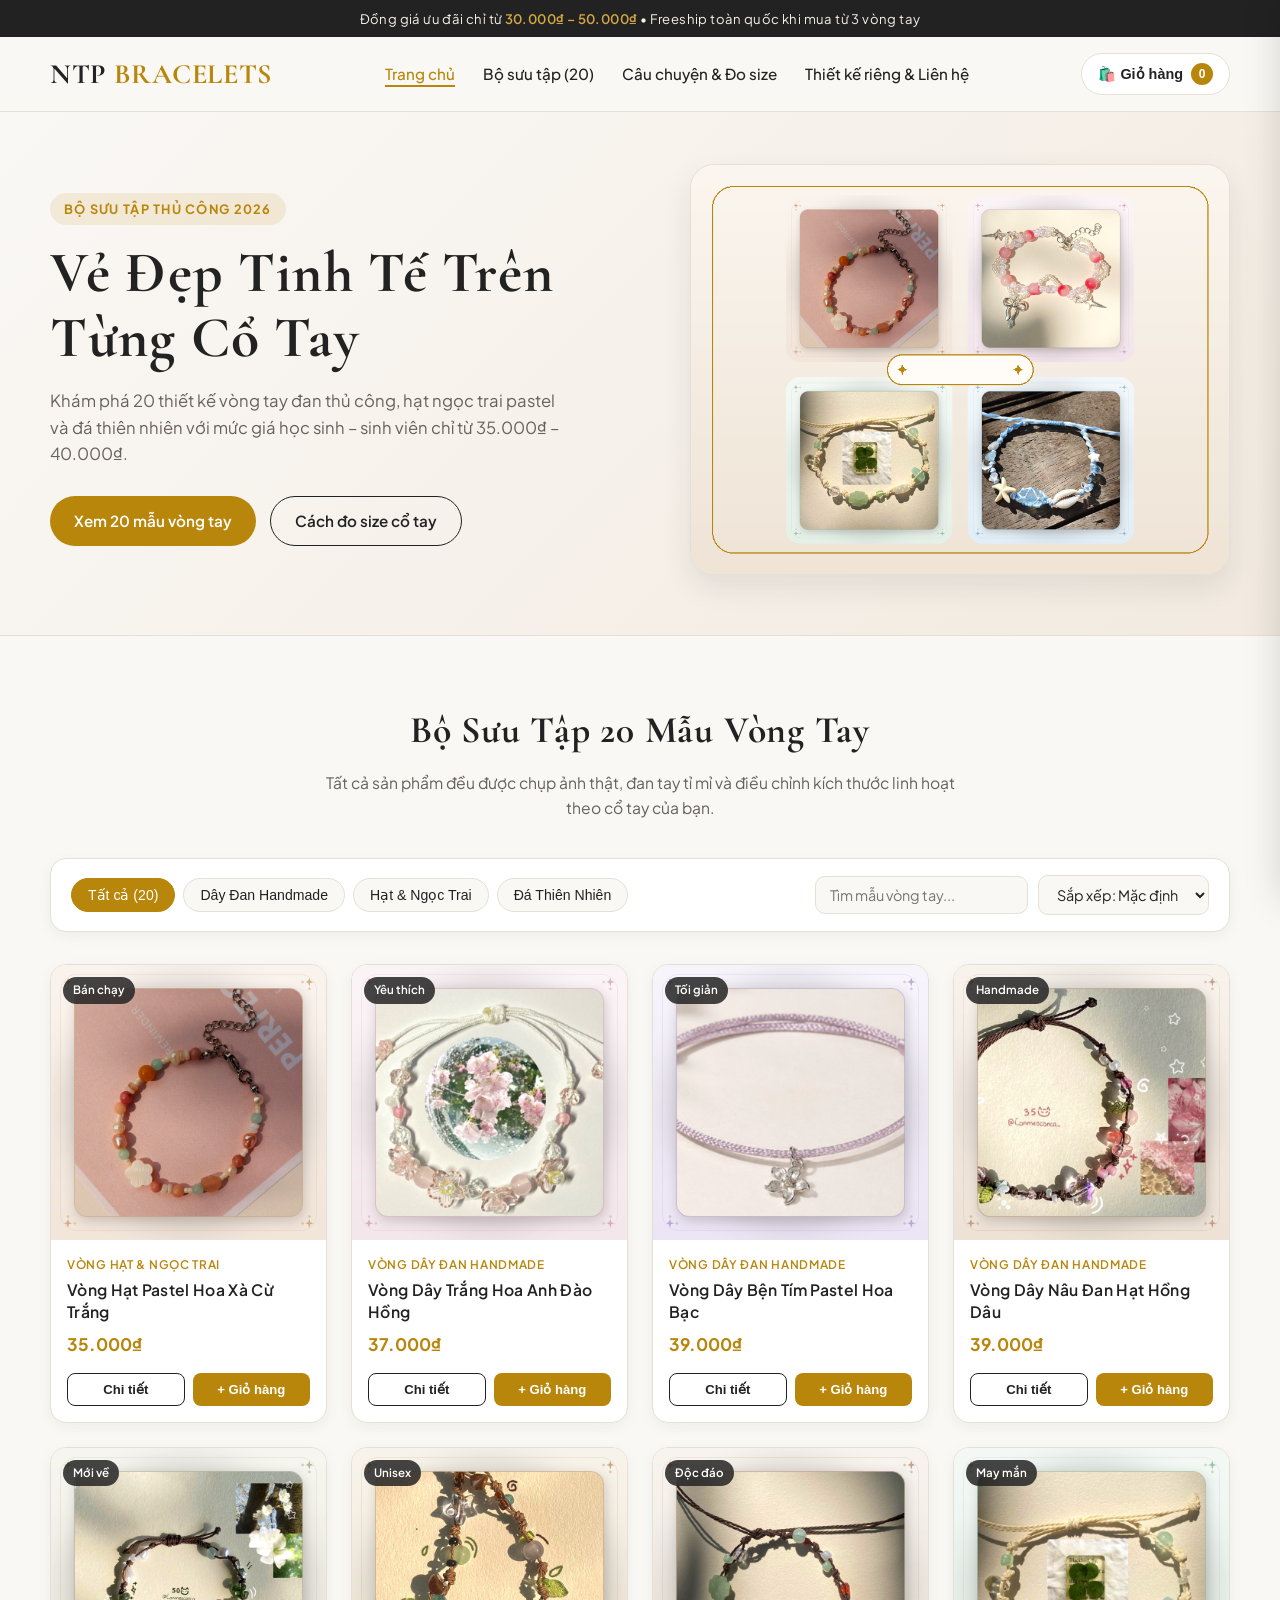
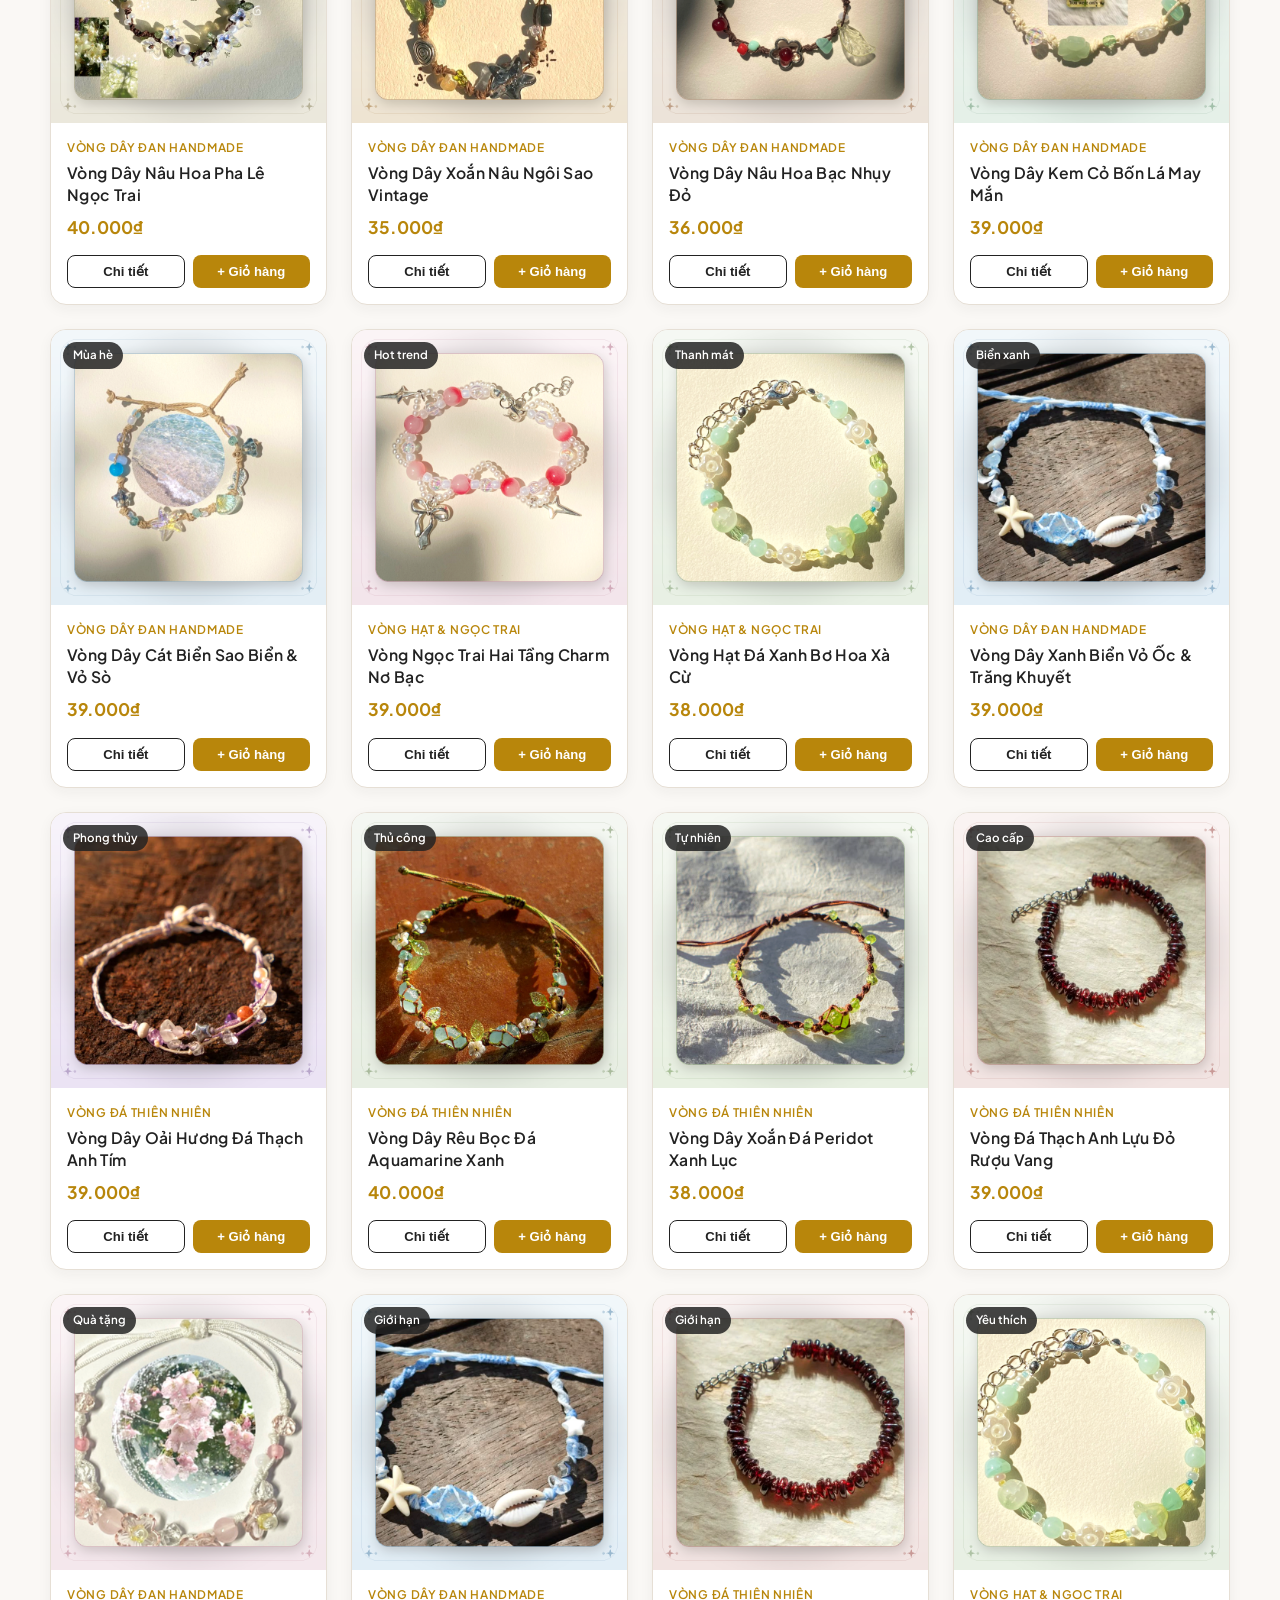
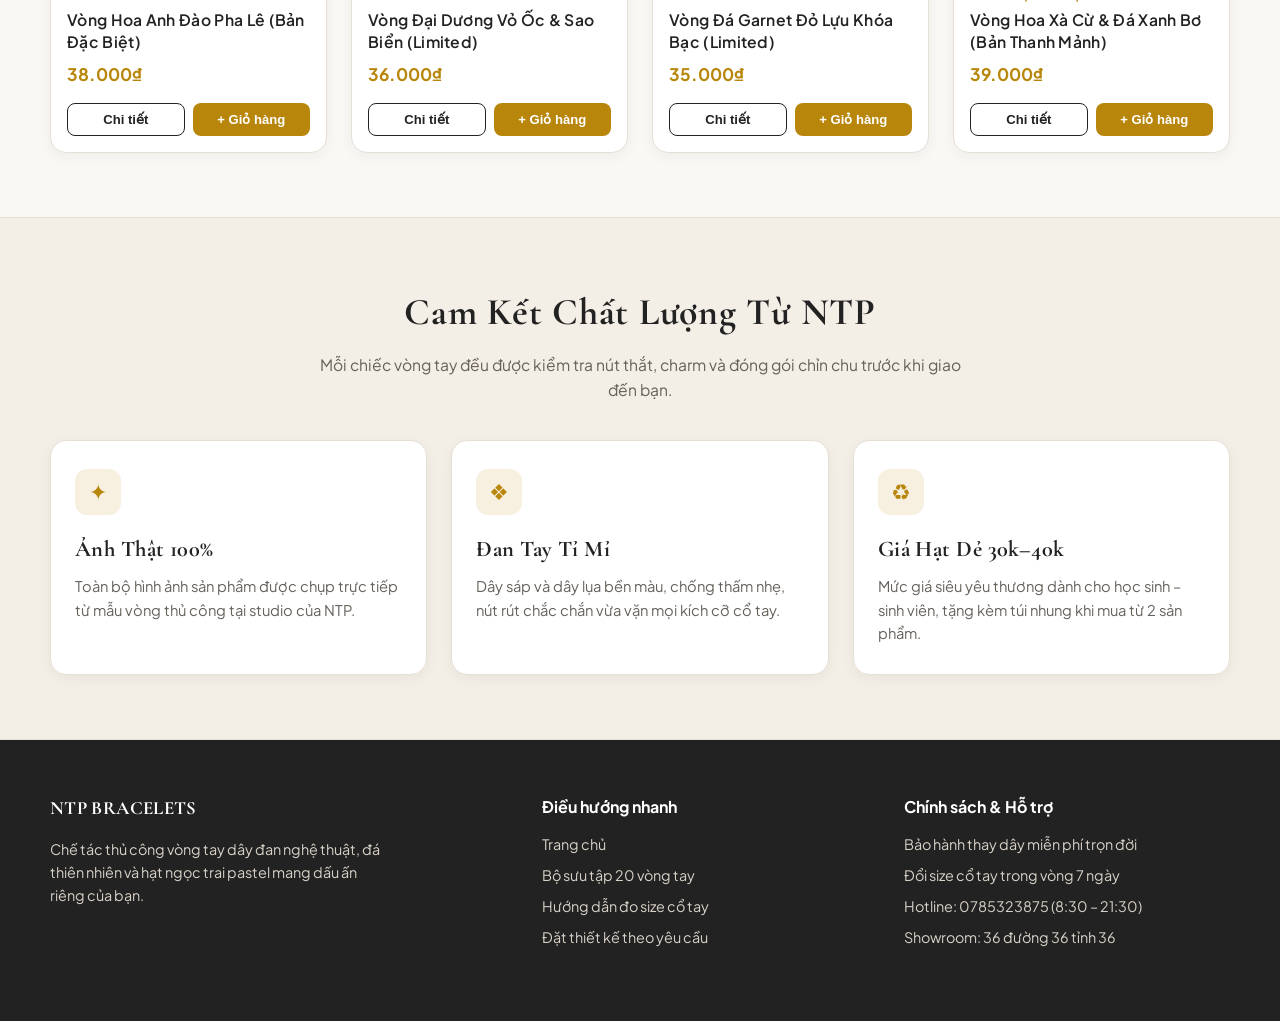
<file: index.html>
<!DOCTYPE html>
<html lang="vi">
<head>
  <meta charset="UTF-8">
  <meta name="viewport" content="width=device-width, initial-scale=1.0">
  <title>NTP Bracelets | Trang Sức Vòng Tay Thủ Công Tinh Tế</title>
  <link rel="stylesheet" href="Styles/style.css">
</head>
<body>
  <div class="top-bar">
    Đồng giá ưu đãi chỉ từ <span>30.000₫ – 50.000₫</span> • Freeship toàn quốc khi mua từ 3 vòng tay
  </div>
  <header class="site-header">
    <div class="container nav-wrapper">
      <a href="index.html" class="brand-logo">NTP <span>BRACELETS</span></a>
      <ul class="nav-links" id="navLinks">
        <li><a href="index.html" class="active">Trang chủ</a></li>
        <li><a href="products.html" >Bộ sưu tập (20)</a></li>
        <li><a href="about.html" >Câu chuyện & Đo size</a></li>
        <li><a href="contact.html" >Thiết kế riêng & Liên hệ</a></li>
      </ul>
      <div class="nav-actions">
        <button class="cart-btn" onclick="openCartDrawer()" aria-label="Mở giỏ hàng">
          🛍️ Giỏ hàng <span class="cart-badge" id="cartCount">0</span>
        </button>
        <button class="mobile-menu-btn" id="mobileMenuBtn" aria-label="Menu">☰</button>
      </div>
    </div>
  </header>

  <section class="hero">
    <div class="container hero-grid">
      <div>
        <span class="hero-tag">Bộ Sưu Tập Thủ Công 2026</span>
        <h1>Vẻ Đẹp Tinh Tế Trên Từng Cổ Tay</h1>
        <p>Khám phá 20 thiết kế vòng tay đan thủ công, hạt ngọc trai pastel và đá thiên nhiên với mức giá học sinh – sinh viên chỉ từ 35.000₫ – 40.000₫.</p>
        <div class="hero-cta-group">
          <a href="#featured" class="btn btn-primary">Xem 20 mẫu vòng tay</a>
          <a href="about.html" class="btn btn-outline">Cách đo size cổ tay</a>
        </div>
      </div>
      <div class="hero-media">
        <img src="Images/hero-banner.png" alt="Bộ sưu tập vòng tay NTP Bracelets">
      </div>
    </div>
  </section>

  <section class="section" id="featured">
    <div class="container">
      <div class="section-header">
        <h2>Bộ Sưu Tập 20 Mẫu Vòng Tay</h2>
        <p>Tất cả sản phẩm đều được chụp ảnh thật, đan tay tỉ mỉ và điều chỉnh kích thước linh hoạt theo cổ tay của bạn.</p>
      </div>

      <div class="toolbar">
        <div class="filter-pills">
          <button class="filter-btn active" data-category="Tất cả">Tất cả (20)</button>
          <button class="filter-btn" data-category="Vòng Dây Đan Handmade">Dây Đan Handmade</button>
          <button class="filter-btn" data-category="Vòng Hạt & Ngọc Trai">Hạt & Ngọc Trai</button>
          <button class="filter-btn" data-category="Vòng Đá Thiên Nhiên">Đá Thiên Nhiên</button>
        </div>
        <div class="toolbar-controls">
          <input type="text" id="searchInput" class="search-input" placeholder="Tìm mẫu vòng tay...">
          <select id="sortSelect" class="sort-select">
            <option value="default">Sắp xếp: Mặc định</option>
            <option value="price-asc">Giá: Thấp đến Cao</option>
            <option value="price-desc">Giá: Cao đến Thấp</option>
          </select>
        </div>
      </div>

      <div class="product-grid" id="productGrid"></div>
    </div>
  </section>

  <section class="section section-alt">
    <div class="container">
      <div class="section-header">
        <h2>Cam Kết Chất Lượng Từ NTP</h2>
        <p>Mỗi chiếc vòng tay đều được kiểm tra nút thắt, charm và đóng gói chỉn chu trước khi giao đến bạn.</p>
      </div>
      <div class="info-grid-3">
        <div class="feature-card">
          <div class="feature-icon">✦</div>
          <h3>Ảnh Thật 100%</h3>
          <p>Toàn bộ hình ảnh sản phẩm được chụp trực tiếp từ mẫu vòng thủ công tại studio của NTP.</p>
        </div>
        <div class="feature-card">
          <div class="feature-icon">❖</div>
          <h3>Đan Tay Tỉ Mỉ</h3>
          <p>Dây sáp và dây lụa bền màu, chống thấm nhẹ, nút rút chắc chắn vừa vặn mọi kích cỡ cổ tay.</p>
        </div>
        <div class="feature-card">
          <div class="feature-icon">♻</div>
          <h3>Giá Hạt Dẻ 30k–40k</h3>
          <p>Mức giá siêu yêu thương dành cho học sinh – sinh viên, tặng kèm túi nhung khi mua từ 2 sản phẩm.</p>
        </div>
      </div>
    </div>
  </section>

  <div class="backdrop" id="globalBackdrop" onclick="closeAllModals()"></div>

  <div class="modal" id="productModal" role="dialog" aria-modal="true">
    <div class="modal-grid">
      <div class="modal-img">
        <img id="modalImg" src="Images/bracelet-01.png" alt="Chi tiết vòng tay">
      </div>
      <div class="modal-content">
        <button class="close-btn" onclick="closeAllModals()" aria-label="Đóng">✕</button>
        <div class="product-cat" id="modalCat">Vòng Dây Đan Handmade</div>
        <h2 id="modalTitle" style="font-size:1.75rem; margin-bottom:8px;">Tên sản phẩm</h2>
        <div id="modalPrice" style="font-size:1.25rem; font-weight:700; color:var(--gold); margin-bottom:12px;">38.000₫</div>
        <p id="modalDesc" style="font-size:0.92rem; color:var(--text-muted); margin-bottom:10px;"></p>
        <p style="font-size:0.86rem; margin-bottom:14px;"><strong>Chất liệu:</strong> <span id="modalMaterial"></span></p>
        <div>
          <strong style="font-size:0.88rem;">Chọn kích thước cổ tay:</strong>
          <div class="size-options">
            <button type="button" class="size-chip" data-size="15cm">15cm</button>
            <button type="button" class="size-chip active" data-size="16cm">16cm</button>
            <button type="button" class="size-chip" data-size="17cm">17cm</button>
          </div>
        </div>
        <button class="btn btn-primary" id="modalAddToCart" style="width:100%;">Thêm vào giỏ hàng</button>
      </div>
    </div>
  </div>

  <aside class="cart-drawer" id="cartDrawer" aria-label="Giỏ hàng">
    <div class="cart-header">
      <h3 style="font-size:1.5rem;">Giỏ hàng của bạn</h3>
      <button class="close-btn" style="position:static;" onclick="closeAllModals()">✕</button>
    </div>
    <div class="cart-items" id="cartItemsList"></div>
    <div class="cart-footer">
      <div class="cart-total-row">
        <span>Tổng thanh toán:</span>
        <span id="cartTotal" style="color:var(--gold);">0₫</span>
      </div>
      <form id="checkoutForm">
        <div class="form-group" style="margin-bottom:10px;">
          <input type="text" id="custName" class="form-control" placeholder="Họ và tên người nhận" required>
        </div>
        <div class="form-group" style="margin-bottom:10px;">
          <input type="tel" id="custPhone" class="form-control" placeholder="Số điện thoại nhận hàng" required>
        </div>
        <div class="form-group" style="margin-bottom:12px;">
          <select id="payMethod" class="form-control">
            <option value="COD">Thanh toán khi nhận hàng (COD)</option>
            <option value="BANK">Chuyển khoản ngân hàng / QR</option>
          </select>
        </div>
        <button type="submit" class="btn btn-primary" style="width:100%;">Xác nhận đặt hàng</button>
      </form>
    </div>
  </aside>

  <footer class="site-footer">
    <div class="container">
      <div class="footer-grid">
        <div>
          <h3>NTP BRACELETS</h3>
          <p style="font-size:0.9rem; max-width:340px;">Chế tác thủ công vòng tay dây đan nghệ thuật, đá thiên nhiên và hạt ngọc trai pastel mang dấu ấn riêng của bạn.</p>
        </div>
        <div>
          <h4>Điều hướng nhanh</h4>
          <ul>
            <li><a href="index.html">Trang chủ</a></li>
            <li><a href="products.html">Bộ sưu tập 20 vòng tay</a></li>
            <li><a href="about.html">Hướng dẫn đo size cổ tay</a></li>
            <li><a href="contact.html">Đặt thiết kế theo yêu cầu</a></li>
          </ul>
        </div>
        <div>
          <h4>Chính sách & Hỗ trợ</h4>
          <ul>
            <li>Bảo hành thay dây miễn phí trọn đời</li>
            <li>Đổi size cổ tay trong vòng 7 ngày</li>
            <li>Hotline: 0785323875 (8:30 – 21:30)</li>
            <li>Showroom: 36 đường 36 tỉnh 36</li>
          </ul>
        </div>
      </div>
    </div>
  </footer>

  <script src="Scripts/main.js"></script>
</body>
</html>
</file>
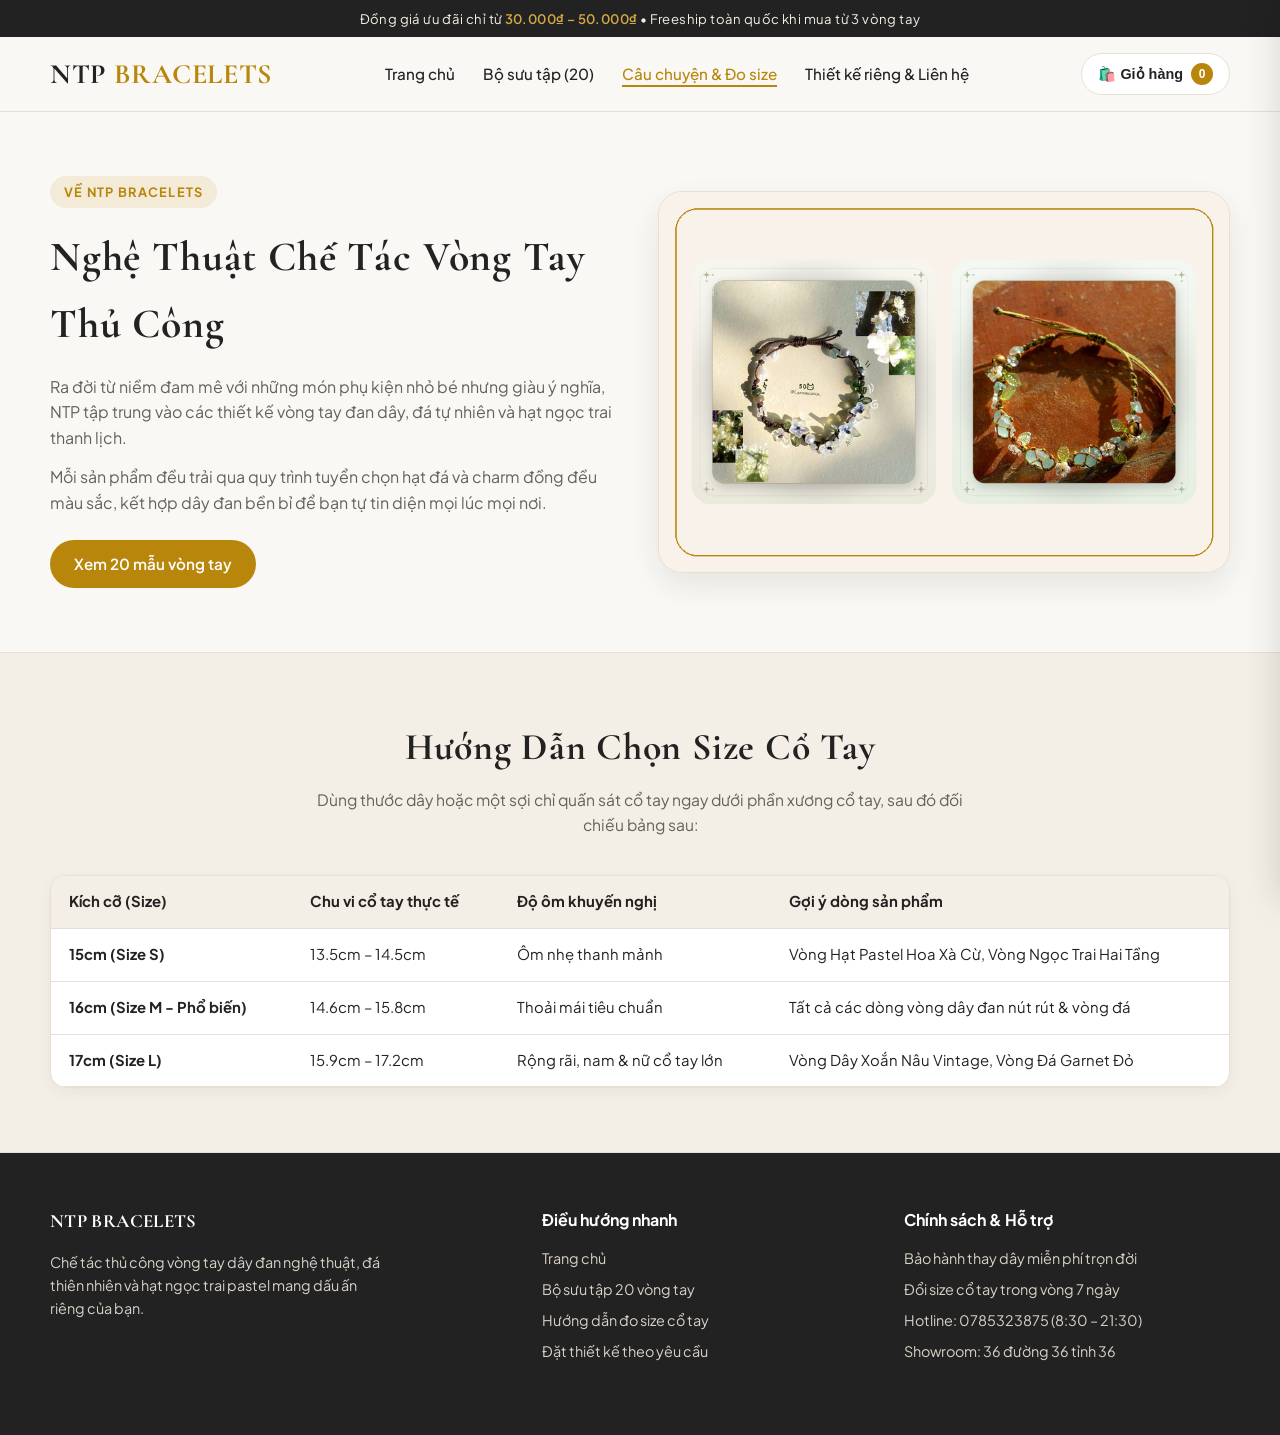
<file: about.html>
<!DOCTYPE html>
<html lang="vi">
<head>
  <meta charset="UTF-8">
  <meta name="viewport" content="width=device-width, initial-scale=1.0">
  <title>Câu Chuyện & Bảng Đo Size | NTP Bracelets</title>
  <link rel="stylesheet" href="Styles/style.css">
</head>
<body>
  <div class="top-bar">
    Đồng giá ưu đãi chỉ từ <span>30.000₫ – 50.000₫</span> • Freeship toàn quốc khi mua từ 3 vòng tay
  </div>
  <header class="site-header">
    <div class="container nav-wrapper">
      <a href="index.html" class="brand-logo">NTP <span>BRACELETS</span></a>
      <ul class="nav-links" id="navLinks">
        <li><a href="index.html" >Trang chủ</a></li>
        <li><a href="products.html" >Bộ sưu tập (20)</a></li>
        <li><a href="about.html" class="active">Câu chuyện & Đo size</a></li>
        <li><a href="contact.html" >Thiết kế riêng & Liên hệ</a></li>
      </ul>
      <div class="nav-actions">
        <button class="cart-btn" onclick="openCartDrawer()" aria-label="Mở giỏ hàng">
          🛍️ Giỏ hàng <span class="cart-badge" id="cartCount">0</span>
        </button>
        <button class="mobile-menu-btn" id="mobileMenuBtn" aria-label="Menu">☰</button>
      </div>
    </div>
  </header>

  <section class="section">
    <div class="container two-col-grid" style="align-items:center;">
      <div>
        <span class="hero-tag">Về NTP Bracelets</span>
        <h1 style="font-size:2.6rem; margin-bottom:16px;">Nghệ Thuật Chế Tác Vòng Tay Thủ Công</h1>
        <p style="color:var(--text-muted); margin-bottom:14px;">Ra đời từ niềm đam mê với những món phụ kiện nhỏ bé nhưng giàu ý nghĩa, NTP tập trung vào các thiết kế vòng tay đan dây, đá tự nhiên và hạt ngọc trai thanh lịch.</p>
        <p style="color:var(--text-muted); margin-bottom:24px;">Mỗi sản phẩm đều trải qua quy trình tuyển chọn hạt đá và charm đồng đều màu sắc, kết hợp dây đan bền bỉ để bạn tự tin diện mọi lúc mọi nơi.</p>
        <a href="products.html" class="btn btn-primary">Xem 20 mẫu vòng tay</a>
      </div>
      <div class="hero-media">
        <img src="Images/about-craft.png" alt="Chế tác thủ công NTP">
      </div>
    </div>
  </section>

  <section class="section section-alt">
    <div class="container">
      <div class="section-header">
        <h2>Hướng Dẫn Chọn Size Cổ Tay</h2>
        <p>Dùng thước dây hoặc một sợi chỉ quấn sát cổ tay ngay dưới phần xương cổ tay, sau đó đối chiếu bảng sau:</p>
      </div>

      <div class="size-table-wrap">
        <table class="size-table">
          <thead>
            <tr>
              <th>Kích cỡ (Size)</th>
              <th>Chu vi cổ tay thực tế</th>
              <th>Độ ôm khuyến nghị</th>
              <th>Gợi ý dòng sản phẩm</th>
            </tr>
          </thead>
          <tbody>
            <tr>
              <td><strong>15cm (Size S)</strong></td>
              <td>13.5cm – 14.5cm</td>
              <td>Ôm nhẹ thanh mảnh</td>
              <td>Vòng Hạt Pastel Hoa Xà Cừ, Vòng Ngọc Trai Hai Tầng</td>
            </tr>
            <tr>
              <td><strong>16cm (Size M - Phổ biến)</strong></td>
              <td>14.6cm – 15.8cm</td>
              <td>Thoải mái tiêu chuẩn</td>
              <td>Tất cả các dòng vòng dây đan nút rút & vòng đá</td>
            </tr>
            <tr>
              <td><strong>17cm (Size L)</strong></td>
              <td>15.9cm – 17.2cm</td>
              <td>Rộng rãi, nam & nữ cổ tay lớn</td>
              <td>Vòng Dây Xoắn Nâu Vintage, Vòng Đá Garnet Đỏ</td>
            </tr>
          </tbody>
        </table>
      </div>
    </div>
  </section>

  <div class="backdrop" id="globalBackdrop" onclick="closeAllModals()"></div>

  <div class="modal" id="productModal" role="dialog" aria-modal="true">
    <div class="modal-grid">
      <div class="modal-img">
        <img id="modalImg" src="Images/bracelet-01.png" alt="Chi tiết vòng tay">
      </div>
      <div class="modal-content">
        <button class="close-btn" onclick="closeAllModals()" aria-label="Đóng">✕</button>
        <div class="product-cat" id="modalCat">Vòng Dây Đan Handmade</div>
        <h2 id="modalTitle" style="font-size:1.75rem; margin-bottom:8px;">Tên sản phẩm</h2>
        <div id="modalPrice" style="font-size:1.25rem; font-weight:700; color:var(--gold); margin-bottom:12px;">38.000₫</div>
        <p id="modalDesc" style="font-size:0.92rem; color:var(--text-muted); margin-bottom:10px;"></p>
        <p style="font-size:0.86rem; margin-bottom:14px;"><strong>Chất liệu:</strong> <span id="modalMaterial"></span></p>
        <div>
          <strong style="font-size:0.88rem;">Chọn kích thước cổ tay:</strong>
          <div class="size-options">
            <button type="button" class="size-chip" data-size="15cm">15cm</button>
            <button type="button" class="size-chip active" data-size="16cm">16cm</button>
            <button type="button" class="size-chip" data-size="17cm">17cm</button>
          </div>
        </div>
        <button class="btn btn-primary" id="modalAddToCart" style="width:100%;">Thêm vào giỏ hàng</button>
      </div>
    </div>
  </div>

  <aside class="cart-drawer" id="cartDrawer" aria-label="Giỏ hàng">
    <div class="cart-header">
      <h3 style="font-size:1.5rem;">Giỏ hàng của bạn</h3>
      <button class="close-btn" style="position:static;" onclick="closeAllModals()">✕</button>
    </div>
    <div class="cart-items" id="cartItemsList"></div>
    <div class="cart-footer">
      <div class="cart-total-row">
        <span>Tổng thanh toán:</span>
        <span id="cartTotal" style="color:var(--gold);">0₫</span>
      </div>
      <form id="checkoutForm">
        <div class="form-group" style="margin-bottom:10px;">
          <input type="text" id="custName" class="form-control" placeholder="Họ và tên người nhận" required>
        </div>
        <div class="form-group" style="margin-bottom:10px;">
          <input type="tel" id="custPhone" class="form-control" placeholder="Số điện thoại nhận hàng" required>
        </div>
        <div class="form-group" style="margin-bottom:12px;">
          <select id="payMethod" class="form-control">
            <option value="COD">Thanh toán khi nhận hàng (COD)</option>
            <option value="BANK">Chuyển khoản ngân hàng / QR</option>
          </select>
        </div>
        <button type="submit" class="btn btn-primary" style="width:100%;">Xác nhận đặt hàng</button>
      </form>
    </div>
  </aside>

  <footer class="site-footer">
    <div class="container">
      <div class="footer-grid">
        <div>
          <h3>NTP BRACELETS</h3>
          <p style="font-size:0.9rem; max-width:340px;">Chế tác thủ công vòng tay dây đan nghệ thuật, đá thiên nhiên và hạt ngọc trai pastel mang dấu ấn riêng của bạn.</p>
        </div>
        <div>
          <h4>Điều hướng nhanh</h4>
          <ul>
            <li><a href="index.html">Trang chủ</a></li>
            <li><a href="products.html">Bộ sưu tập 20 vòng tay</a></li>
            <li><a href="about.html">Hướng dẫn đo size cổ tay</a></li>
            <li><a href="contact.html">Đặt thiết kế theo yêu cầu</a></li>
          </ul>
        </div>
        <div>
          <h4>Chính sách & Hỗ trợ</h4>
          <ul>
            <li>Bảo hành thay dây miễn phí trọn đời</li>
            <li>Đổi size cổ tay trong vòng 7 ngày</li>
            <li>Hotline: 0785323875 (8:30 – 21:30)</li>
            <li>Showroom: 36 đường 36 tỉnh 36</li>
          </ul>
        </div>
      </div>
    </div>
  </footer>

  <script src="Scripts/main.js"></script>
</body>
</html>
</file>
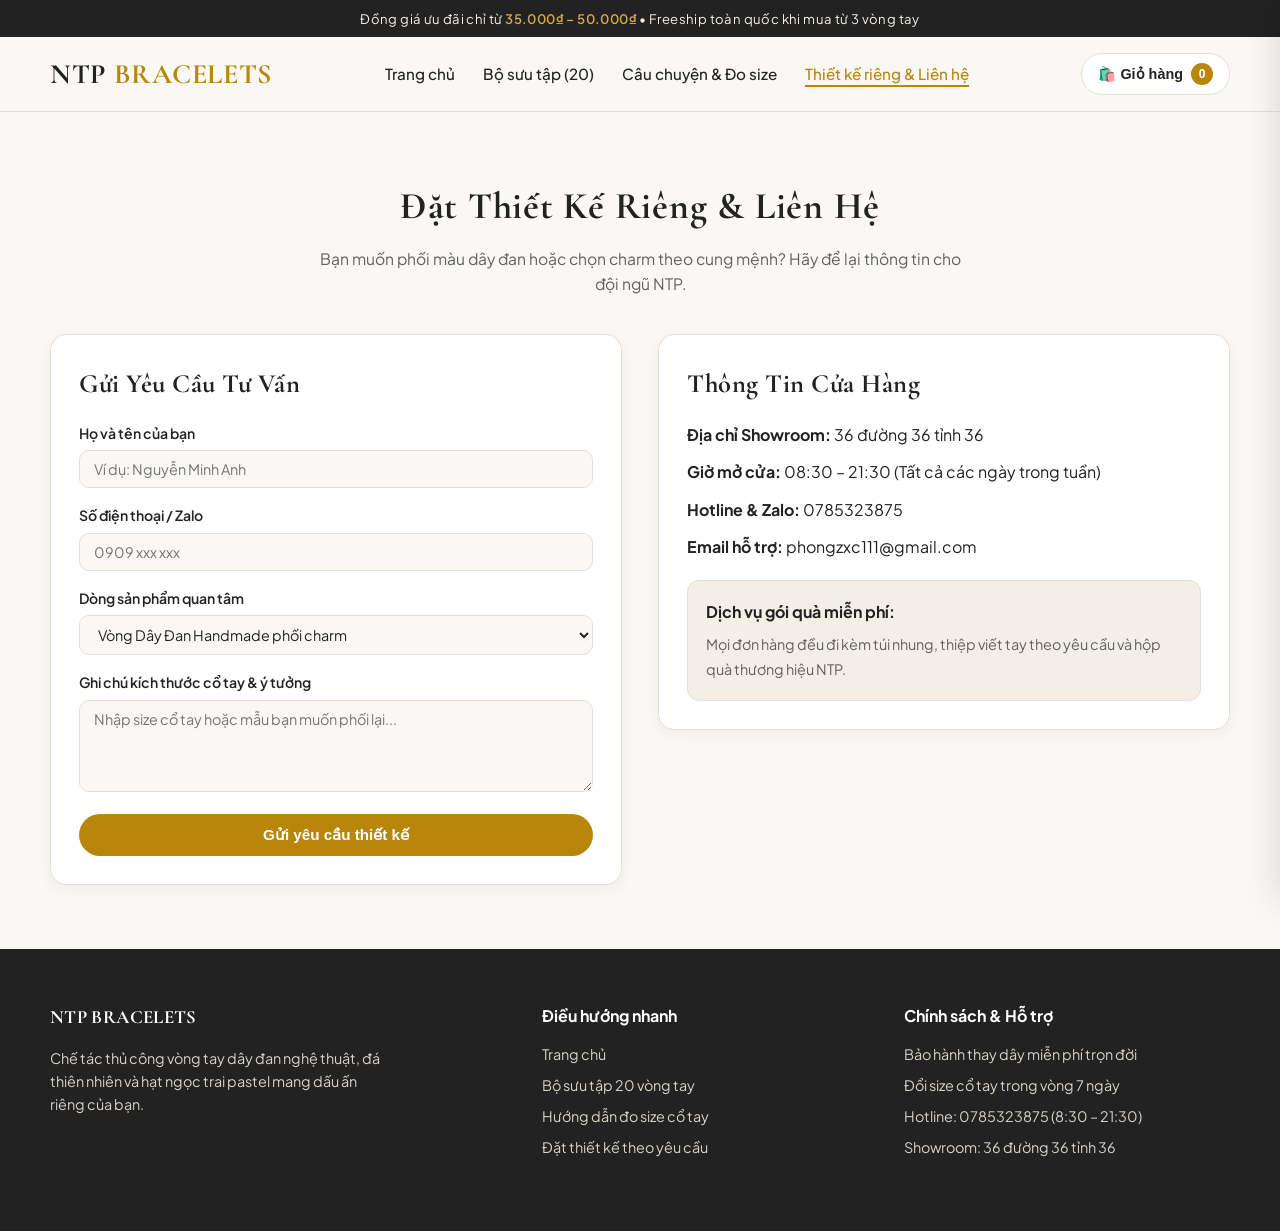
<file: contact.html>
<!DOCTYPE html>
<html lang="vi">
<head>
  <meta charset="UTF-8">
  <meta name="viewport" content="width=device-width, initial-scale=1.0">
  <title>Thiết Kế Riêng & Liên Hệ | NTP Bracelets</title>
  <link rel="stylesheet" href="Styles/style.css">
</head>
<body>
  <div class="top-bar">
    Đồng giá ưu đãi chỉ từ <span>35.000₫ – 50.000₫</span> • Freeship toàn quốc khi mua từ 3 vòng tay
  </div>
  <header class="site-header">
    <div class="container nav-wrapper">
      <a href="index.html" class="brand-logo">NTP <span>BRACELETS</span></a>
      <ul class="nav-links" id="navLinks">
        <li><a href="index.html" >Trang chủ</a></li>
        <li><a href="products.html" >Bộ sưu tập (20)</a></li>
        <li><a href="about.html" >Câu chuyện & Đo size</a></li>
        <li><a href="contact.html" class="active">Thiết kế riêng & Liên hệ</a></li>
      </ul>
      <div class="nav-actions">
        <button class="cart-btn" onclick="openCartDrawer()" aria-label="Mở giỏ hàng">
          🛍️ Giỏ hàng <span class="cart-badge" id="cartCount">0</span>
        </button>
        <button class="mobile-menu-btn" id="mobileMenuBtn" aria-label="Menu">☰</button>
      </div>
    </div>
  </header>

  <section class="section">
    <div class="container">
      <div class="section-header">
        <h2>Đặt Thiết Kế Riêng & Liên Hệ</h2>
        <p>Bạn muốn phối màu dây đan hoặc chọn charm theo cung mệnh? Hãy để lại thông tin cho đội ngũ NTP.</p>
      </div>

      <div class="two-col-grid">
        <div class="card-box">
          <h3 style="font-size:1.65rem; margin-bottom:16px;">Gửi Yêu Cầu Tư Vấn</h3>
          <form id="contactForm">
            <div class="form-group">
              <label for="senderName">Họ và tên của bạn</label>
              <input type="text" id="senderName" class="form-control" placeholder="Ví dụ: Nguyễn Minh Anh" required>
            </div>
            <div class="form-group">
              <label for="senderPhone">Số điện thoại / Zalo</label>
              <input type="tel" id="senderPhone" class="form-control" placeholder="0909 xxx xxx" required>
            </div>
            <div class="form-group">
              <label for="designType">Dòng sản phẩm quan tâm</label>
              <select id="designType" class="form-control">
                <option>Vòng Dây Đan Handmade phối charm</option>
                <option>Vòng Đá Thiên Nhiên theo mệnh</option>
                <option>Vòng Hạt & Ngọc Trai đôi / quà tặng</option>
              </select>
            </div>
            <div class="form-group">
              <label for="senderNote">Ghi chú kích thước cổ tay & ý tưởng</label>
              <textarea id="senderNote" rows="4" class="form-control" placeholder="Nhập size cổ tay hoặc mẫu bạn muốn phối lại..."></textarea>
            </div>
            <button type="submit" class="btn btn-primary" style="width:100%;">Gửi yêu cầu thiết kế</button>
          </form>
        </div>

        <div class="card-box">
          <h3 style="font-size:1.65rem; margin-bottom:16px;">Thông Tin Cửa Hàng</h3>
          <p style="margin-bottom:12px;"><strong>Địa chỉ Showroom:</strong> 36 đường 36 tỉnh 36</p>
          <p style="margin-bottom:12px;"><strong>Giờ mở cửa:</strong> 08:30 – 21:30 (Tất cả các ngày trong tuần)</p>
          <p style="margin-bottom:12px;"><strong>Hotline & Zalo:</strong> 0785323875</p>
          <p style="margin-bottom:20px;"><strong>Email hỗ trợ:</strong> phongzxc111@gmail.com</p>
          <div style="background:var(--bg-sand); padding:18px; border-radius:12px; border:1px solid var(--border);">
            <strong style="display:block; margin-bottom:6px;">Dịch vụ gói quà miễn phí:</strong>
            <span style="font-size:0.9rem; color:var(--text-muted);">Mọi đơn hàng đều đi kèm túi nhung, thiệp viết tay theo yêu cầu và hộp quà thương hiệu NTP.</span>
          </div>
        </div>
      </div>
    </div>
  </section>

  <div class="backdrop" id="globalBackdrop" onclick="closeAllModals()"></div>

  <div class="modal" id="productModal" role="dialog" aria-modal="true">
    <div class="modal-grid">
      <div class="modal-img">
        <img id="modalImg" src="Images/bracelet-01.png" alt="Chi tiết vòng tay">
      </div>
      <div class="modal-content">
        <button class="close-btn" onclick="closeAllModals()" aria-label="Đóng">✕</button>
        <div class="product-cat" id="modalCat">Vòng Dây Đan Handmade</div>
        <h2 id="modalTitle" style="font-size:1.75rem; margin-bottom:8px;">Tên sản phẩm</h2>
        <div id="modalPrice" style="font-size:1.25rem; font-weight:700; color:var(--gold); margin-bottom:12px;">38.000₫</div>
        <p id="modalDesc" style="font-size:0.92rem; color:var(--text-muted); margin-bottom:10px;"></p>
        <p style="font-size:0.86rem; margin-bottom:14px;"><strong>Chất liệu:</strong> <span id="modalMaterial"></span></p>
        <div>
          <strong style="font-size:0.88rem;">Chọn kích thước cổ tay:</strong>
          <div class="size-options">
            <button type="button" class="size-chip" data-size="15cm">15cm</button>
            <button type="button" class="size-chip active" data-size="16cm">16cm</button>
            <button type="button" class="size-chip" data-size="17cm">17cm</button>
          </div>
        </div>
        <button class="btn btn-primary" id="modalAddToCart" style="width:100%;">Thêm vào giỏ hàng</button>
      </div>
    </div>
  </div>

  <aside class="cart-drawer" id="cartDrawer" aria-label="Giỏ hàng">
    <div class="cart-header">
      <h3 style="font-size:1.5rem;">Giỏ hàng của bạn</h3>
      <button class="close-btn" style="position:static;" onclick="closeAllModals()">✕</button>
    </div>
    <div class="cart-items" id="cartItemsList"></div>
    <div class="cart-footer">
      <div class="cart-total-row">
        <span>Tổng thanh toán:</span>
        <span id="cartTotal" style="color:var(--gold);">0₫</span>
      </div>
      <form id="checkoutForm">
        <div class="form-group" style="margin-bottom:10px;">
          <input type="text" id="custName" class="form-control" placeholder="Họ và tên người nhận" required>
        </div>
        <div class="form-group" style="margin-bottom:10px;">
          <input type="tel" id="custPhone" class="form-control" placeholder="Số điện thoại nhận hàng" required>
        </div>
        <div class="form-group" style="margin-bottom:12px;">
          <select id="payMethod" class="form-control">
            <option value="COD">Thanh toán khi nhận hàng (COD)</option>
            <option value="BANK">Chuyển khoản ngân hàng / QR</option>
          </select>
        </div>
        <button type="submit" class="btn btn-primary" style="width:100%;">Xác nhận đặt hàng</button>
      </form>
    </div>
  </aside>

  <footer class="site-footer">
    <div class="container">
      <div class="footer-grid">
        <div>
          <h3>NTP BRACELETS</h3>
          <p style="font-size:0.9rem; max-width:340px;">Chế tác thủ công vòng tay dây đan nghệ thuật, đá thiên nhiên và hạt ngọc trai pastel mang dấu ấn riêng của bạn.</p>
        </div>
        <div>
          <h4>Điều hướng nhanh</h4>
          <ul>
            <li><a href="index.html">Trang chủ</a></li>
            <li><a href="products.html">Bộ sưu tập 20 vòng tay</a></li>
            <li><a href="about.html">Hướng dẫn đo size cổ tay</a></li>
            <li><a href="contact.html">Đặt thiết kế theo yêu cầu</a></li>
          </ul>
        </div>
        <div>
          <h4>Chính sách & Hỗ trợ</h4>
          <ul>
            <li>Bảo hành thay dây miễn phí trọn đời</li>
            <li>Đổi size cổ tay trong vòng 7 ngày</li>
            <li>Hotline: 0785323875 (8:30 – 21:30)</li>
            <li>Showroom: 36 đường 36 tỉnh 36</li>
          </ul>
        </div>
      </div>
    </div>
  </footer>

  <script src="Scripts/main.js"></script>
</body>
</html>
</file>
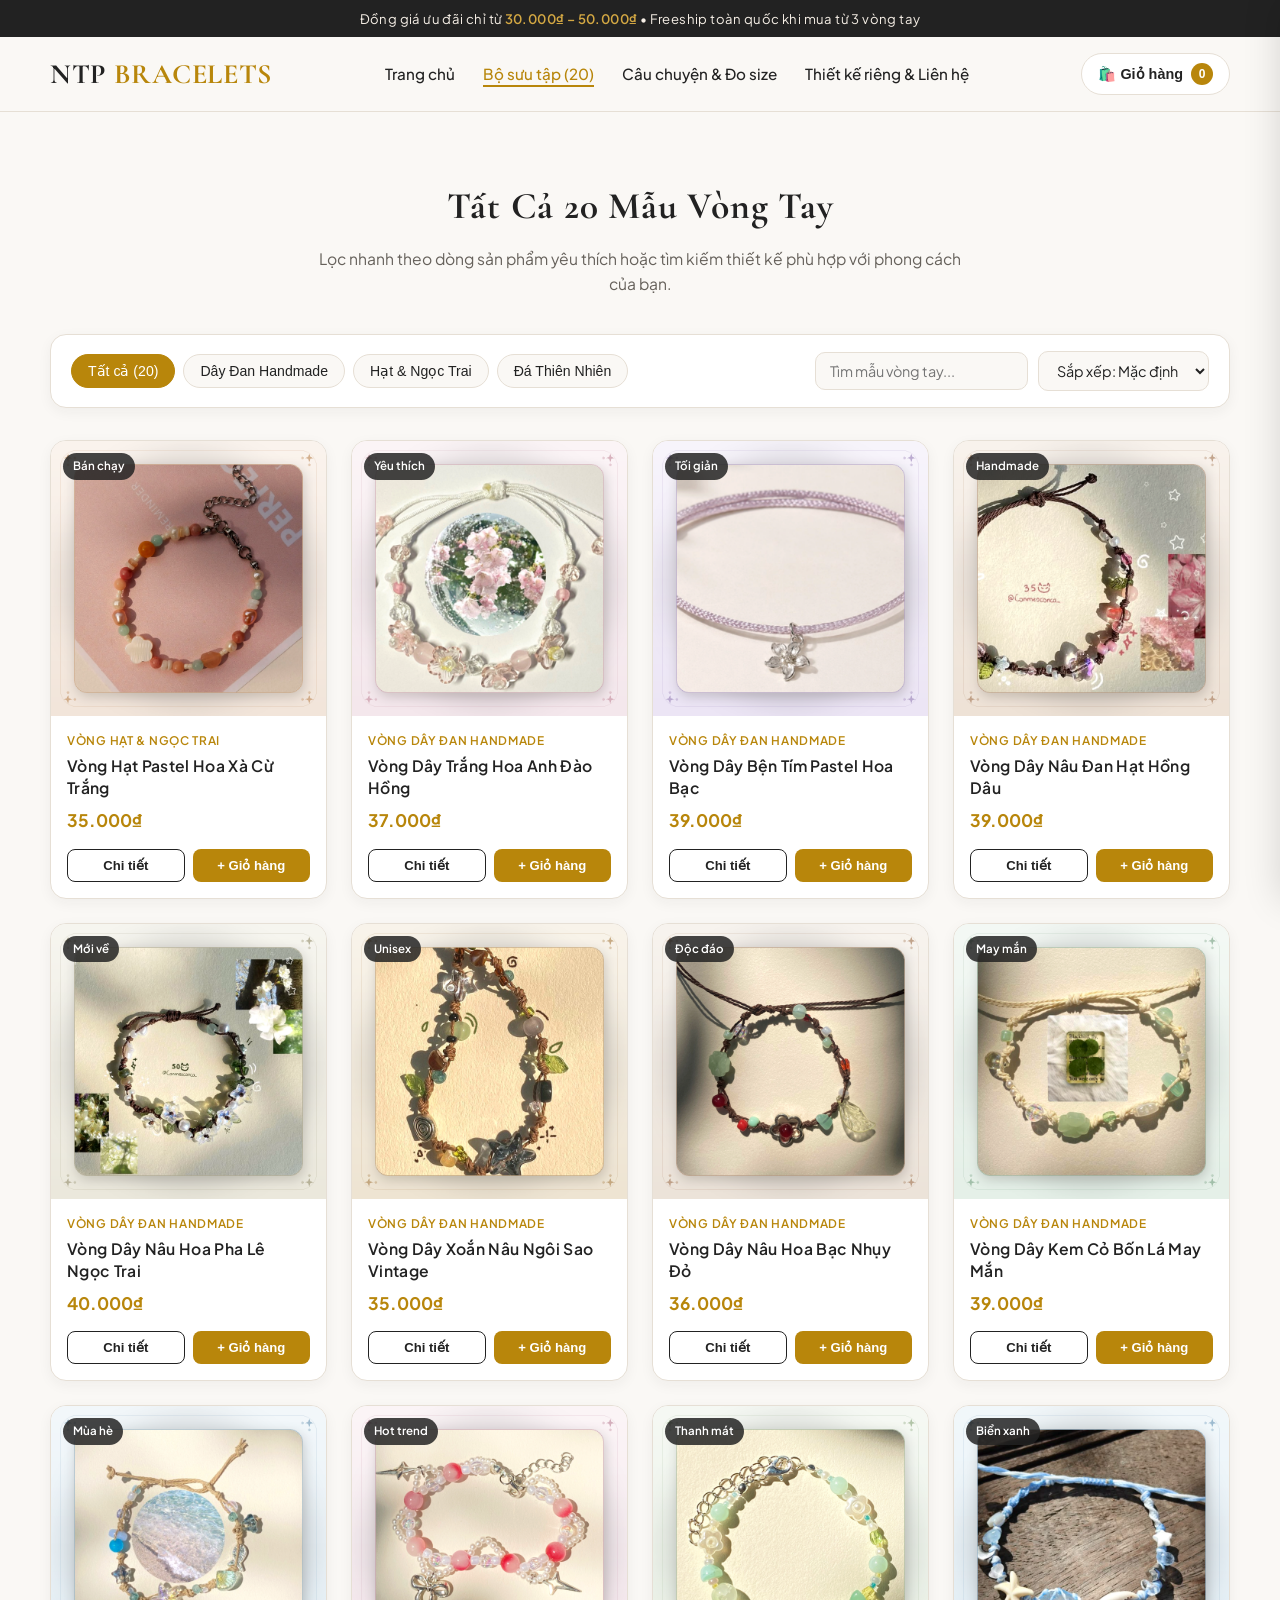
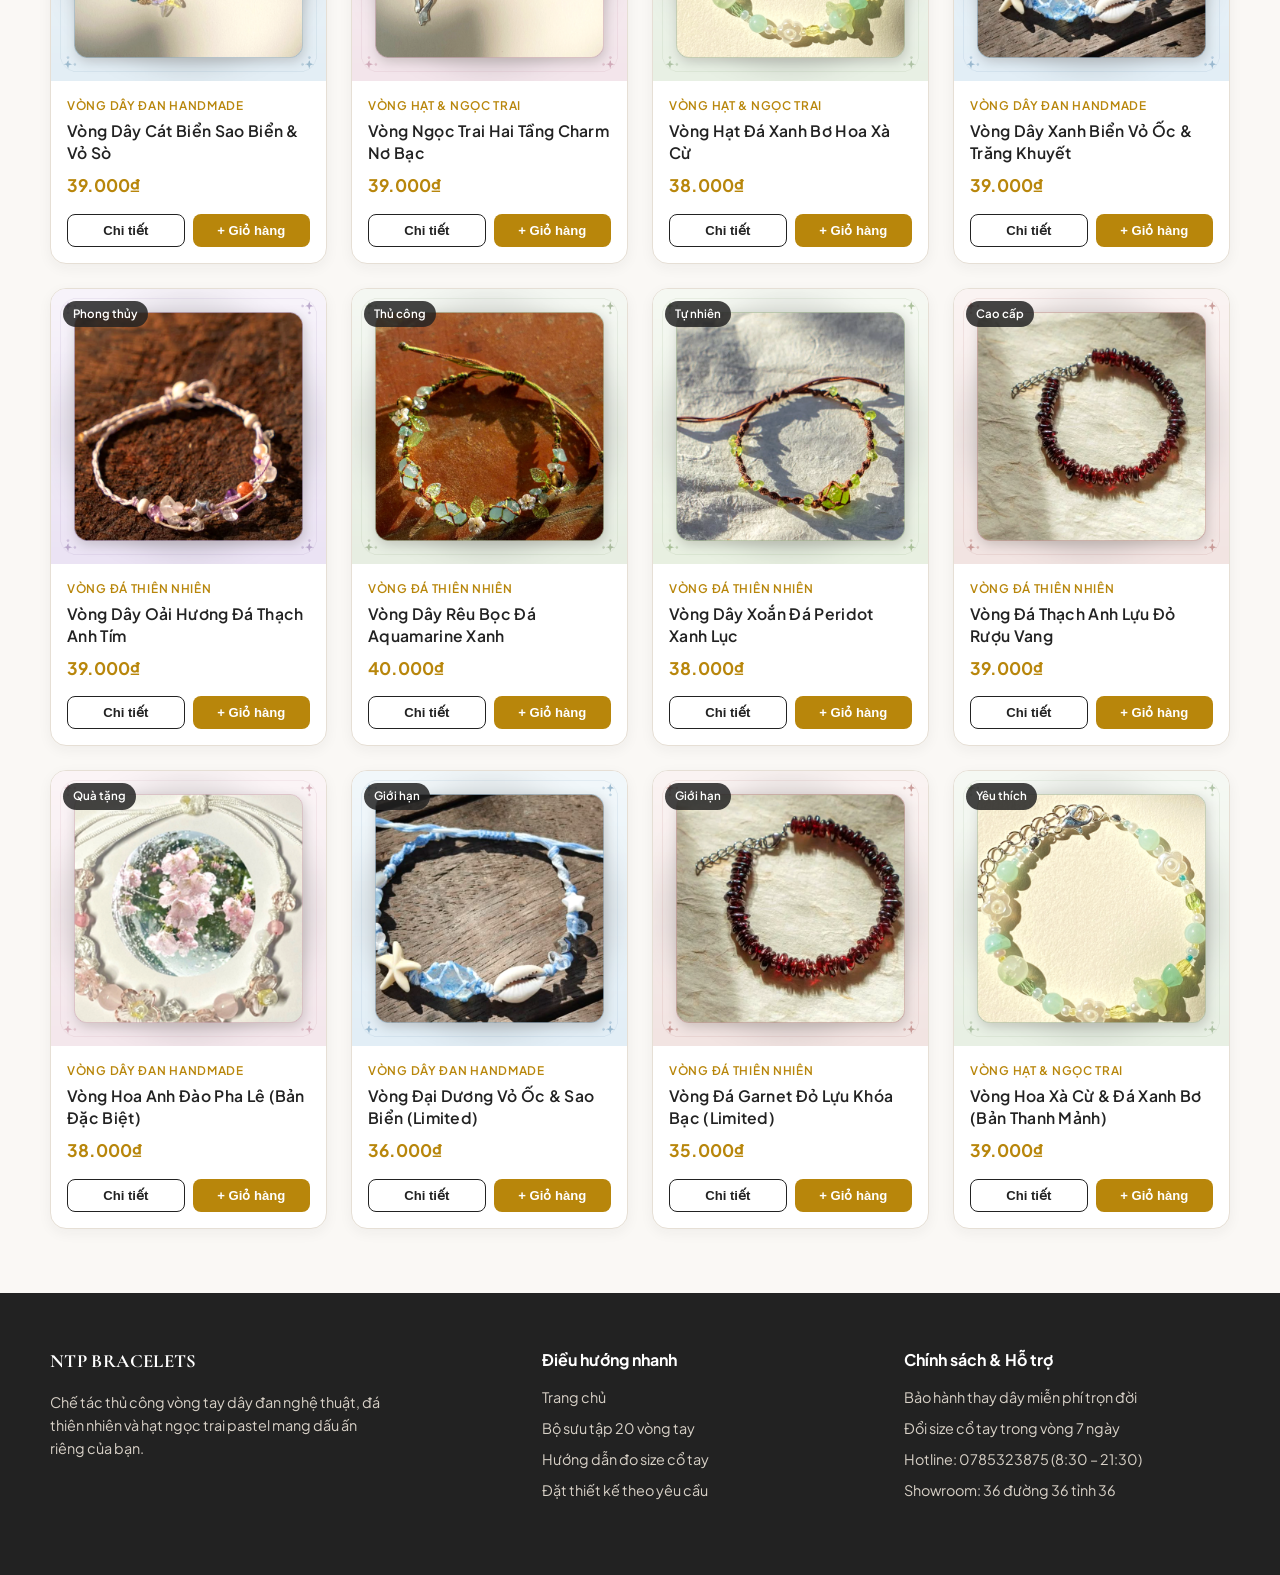
<file: products.html>
<!DOCTYPE html>
<html lang="vi">
<head>
  <meta charset="UTF-8">
  <meta name="viewport" content="width=device-width, initial-scale=1.0">
  <title>Bộ Sưu Tập 20 Vòng Tay | NTP Bracelets</title>
  <link rel="stylesheet" href="Styles/style.css">
</head>
<body>
  <div class="top-bar">
    Đồng giá ưu đãi chỉ từ <span>30.000₫ – 50.000₫</span> • Freeship toàn quốc khi mua từ 3 vòng tay
  </div>
  <header class="site-header">
    <div class="container nav-wrapper">
      <a href="index.html" class="brand-logo">NTP <span>BRACELETS</span></a>
      <ul class="nav-links" id="navLinks">
        <li><a href="index.html" >Trang chủ</a></li>
        <li><a href="products.html" class="active">Bộ sưu tập (20)</a></li>
        <li><a href="about.html" >Câu chuyện & Đo size</a></li>
        <li><a href="contact.html" >Thiết kế riêng & Liên hệ</a></li>
      </ul>
      <div class="nav-actions">
        <button class="cart-btn" onclick="openCartDrawer()" aria-label="Mở giỏ hàng">
          🛍️ Giỏ hàng <span class="cart-badge" id="cartCount">0</span>
        </button>
        <button class="mobile-menu-btn" id="mobileMenuBtn" aria-label="Menu">☰</button>
      </div>
    </div>
  </header>

  <section class="section">
    <div class="container">
      <div class="section-header">
        <h2>Tất Cả 20 Mẫu Vòng Tay</h2>
        <p>Lọc nhanh theo dòng sản phẩm yêu thích hoặc tìm kiếm thiết kế phù hợp với phong cách của bạn.</p>
      </div>

      <div class="toolbar">
        <div class="filter-pills">
          <button class="filter-btn active" data-category="Tất cả">Tất cả (20)</button>
          <button class="filter-btn" data-category="Vòng Dây Đan Handmade">Dây Đan Handmade</button>
          <button class="filter-btn" data-category="Vòng Hạt & Ngọc Trai">Hạt & Ngọc Trai</button>
          <button class="filter-btn" data-category="Vòng Đá Thiên Nhiên">Đá Thiên Nhiên</button>
        </div>
        <div class="toolbar-controls">
          <input type="text" id="searchInput" class="search-input" placeholder="Tìm mẫu vòng tay...">
          <select id="sortSelect" class="sort-select">
            <option value="default">Sắp xếp: Mặc định</option>
            <option value="price-asc">Giá: Thấp đến Cao</option>
            <option value="price-desc">Giá: Cao đến Thấp</option>
          </select>
        </div>
      </div>

      <div class="product-grid" id="productGrid"></div>
    </div>
  </section>

  <div class="backdrop" id="globalBackdrop" onclick="closeAllModals()"></div>

  <div class="modal" id="productModal" role="dialog" aria-modal="true">
    <div class="modal-grid">
      <div class="modal-img">
        <img id="modalImg" src="Images/bracelet-01.png" alt="Chi tiết vòng tay">
      </div>
      <div class="modal-content">
        <button class="close-btn" onclick="closeAllModals()" aria-label="Đóng">✕</button>
        <div class="product-cat" id="modalCat">Vòng Dây Đan Handmade</div>
        <h2 id="modalTitle" style="font-size:1.75rem; margin-bottom:8px;">Tên sản phẩm</h2>
        <div id="modalPrice" style="font-size:1.25rem; font-weight:700; color:var(--gold); margin-bottom:12px;">38.000₫</div>
        <p id="modalDesc" style="font-size:0.92rem; color:var(--text-muted); margin-bottom:10px;"></p>
        <p style="font-size:0.86rem; margin-bottom:14px;"><strong>Chất liệu:</strong> <span id="modalMaterial"></span></p>
        <div>
          <strong style="font-size:0.88rem;">Chọn kích thước cổ tay:</strong>
          <div class="size-options">
            <button type="button" class="size-chip" data-size="15cm">15cm</button>
            <button type="button" class="size-chip active" data-size="16cm">16cm</button>
            <button type="button" class="size-chip" data-size="17cm">17cm</button>
          </div>
        </div>
        <button class="btn btn-primary" id="modalAddToCart" style="width:100%;">Thêm vào giỏ hàng</button>
      </div>
    </div>
  </div>

  <aside class="cart-drawer" id="cartDrawer" aria-label="Giỏ hàng">
    <div class="cart-header">
      <h3 style="font-size:1.5rem;">Giỏ hàng của bạn</h3>
      <button class="close-btn" style="position:static;" onclick="closeAllModals()">✕</button>
    </div>
    <div class="cart-items" id="cartItemsList"></div>
    <div class="cart-footer">
      <div class="cart-total-row">
        <span>Tổng thanh toán:</span>
        <span id="cartTotal" style="color:var(--gold);">0₫</span>
      </div>
      <form id="checkoutForm">
        <div class="form-group" style="margin-bottom:10px;">
          <input type="text" id="custName" class="form-control" placeholder="Họ và tên người nhận" required>
        </div>
        <div class="form-group" style="margin-bottom:10px;">
          <input type="tel" id="custPhone" class="form-control" placeholder="Số điện thoại nhận hàng" required>
        </div>
        <div class="form-group" style="margin-bottom:12px;">
          <select id="payMethod" class="form-control">
            <option value="COD">Thanh toán khi nhận hàng (COD)</option>
            <option value="BANK">Chuyển khoản ngân hàng / QR</option>
          </select>
        </div>
        <button type="submit" class="btn btn-primary" style="width:100%;">Xác nhận đặt hàng</button>
      </form>
    </div>
  </aside>

  <footer class="site-footer">
    <div class="container">
      <div class="footer-grid">
        <div>
          <h3>NTP BRACELETS</h3>
          <p style="font-size:0.9rem; max-width:340px;">Chế tác thủ công vòng tay dây đan nghệ thuật, đá thiên nhiên và hạt ngọc trai pastel mang dấu ấn riêng của bạn.</p>
        </div>
        <div>
          <h4>Điều hướng nhanh</h4>
          <ul>
            <li><a href="index.html">Trang chủ</a></li>
            <li><a href="products.html">Bộ sưu tập 20 vòng tay</a></li>
            <li><a href="about.html">Hướng dẫn đo size cổ tay</a></li>
            <li><a href="contact.html">Đặt thiết kế theo yêu cầu</a></li>
          </ul>
        </div>
        <div>
          <h4>Chính sách & Hỗ trợ</h4>
          <ul>
            <li>Bảo hành thay dây miễn phí trọn đời</li>
            <li>Đổi size cổ tay trong vòng 7 ngày</li>
            <li>Hotline: 0785323875 (8:30 – 21:30)</li>
            <li>Showroom: 36 đường 36 tỉnh 36</li>
          </ul>
        </div>
      </div>
    </div>
  </footer>

  <script src="Scripts/main.js"></script>
</body>
</html>
</file>
<file: Styles/style.css>
/* ==========================================================================
   NTP BRACELETS - Stylesheet Chính (UTF-8)
   Thư mục: Styles/style.css
   ========================================================================== */
@import url('https://fonts.googleapis.com/css2?family=Cormorant+Garamond:ital,wght@0,500;0,600;0,700;1,500&family=Plus+Jakarta+Sans:wght@400;500;600;700&display=swap');

:root {
  --bg-cream: #FAF8F5;
  --bg-sand: #F3EEE6;
  --surface: #FFFFFF;
  --gold: #B8860B;
  --gold-light: #D4A843;
  --gold-soft: rgba(184, 134, 11, 0.12);
  --charcoal: #222222;
  --text-muted: #66615B;
  --border: #E6DFD5;
  --shadow-sm: 0 4px 14px rgba(34, 34, 34, 0.05);
  --shadow-md: 0 12px 30px rgba(34, 34, 34, 0.09);
  --radius: 16px;
  --transition: all 0.28s cubic-bezier(0.25, 0.8, 0.25, 1);
}

* {
  box-sizing: border-box;
  margin: 0;
  padding: 0;
}

html {
  scroll-behavior: smooth;
}

body {
  font-family: 'Plus Jakarta Sans', -apple-system, BlinkMacSystemFont, sans-serif;
  background-color: var(--bg-cream);
  color: var(--charcoal);
  line-height: 1.6;
  overflow-x: hidden;
}

h1, h2, h3, .brand-logo {
  font-family: 'Cormorant Garamond', Georgia, serif;
  letter-spacing: 0.02em;
}

a {
  text-decoration: none;
  color: inherit;
}

img {
  max-width: 100%;
  display: block;
}

.container {
  width: 100%;
  max-width: 1220px;
  margin: 0 auto;
  padding: 0 20px;
}

/* Top Announcement Bar */
.top-bar {
  background: var(--charcoal);
  color: #F6EFE6;
  text-align: center;
  font-size: 0.82rem;
  padding: 8px 16px;
  letter-spacing: 0.03em;
}

.top-bar span {
  color: var(--gold-light);
  font-weight: 600;
}

/* Header & Navigation */
.site-header {
  position: sticky;
  top: 0;
  z-index: 900;
  background: rgba(250, 248, 245, 0.94);
  backdrop-filter: blur(12px);
  border-bottom: 1px solid var(--border);
}

.nav-wrapper {
  display: flex;
  align-items: center;
  justify-content: space-between;
  height: 74px;
  gap: 20px;
}

.brand-logo {
  font-size: 1.75rem;
  font-weight: 700;
  color: var(--charcoal);
  display: flex;
  align-items: center;
  gap: 8px;
}

.brand-logo span {
  color: var(--gold);
}

.nav-links {
  display: flex;
  align-items: center;
  gap: 28px;
  list-style: none;
}

.nav-links a {
  font-size: 0.95rem;
  font-weight: 500;
  color: var(--charcoal);
  position: relative;
  padding: 4px 0;
  transition: var(--transition);
}

.nav-links a:hover,
.nav-links a.active {
  color: var(--gold);
}

.nav-links a::after {
  content: "";
  position: absolute;
  left: 0;
  bottom: 0;
  width: 0;
  height: 2px;
  background: var(--gold);
  transition: var(--transition);
}

.nav-links a:hover::after,
.nav-links a.active::after {
  width: 100%;
}

.nav-actions {
  display: flex;
  align-items: center;
  gap: 12px;
}

.cart-btn {
  display: inline-flex;
  align-items: center;
  gap: 8px;
  background: var(--surface);
  border: 1px solid var(--border);
  padding: 9px 16px;
  border-radius: 999px;
  font-weight: 600;
  font-size: 0.9rem;
  cursor: pointer;
  transition: var(--transition);
  color: var(--charcoal);
}

.cart-btn:hover {
  border-color: var(--gold);
  color: var(--gold);
  box-shadow: var(--shadow-sm);
}

.cart-badge {
  background: var(--gold);
  color: #fff;
  font-size: 0.75rem;
  font-weight: 700;
  min-width: 22px;
  height: 22px;
  border-radius: 50%;
  display: inline-flex;
  align-items: center;
  justify-content: center;
  padding: 0 5px;
}

.mobile-menu-btn {
  display: none;
  background: none;
  border: 1px solid var(--border);
  border-radius: 8px;
  padding: 7px 11px;
  font-size: 1.2rem;
  cursor: pointer;
}

/* Hero Section */
.hero {
  padding: 52px 0 60px;
  background: linear-gradient(135deg, #FAF8F5 0%, #F2EAE0 100%);
  border-bottom: 1px solid var(--border);
}

.hero-grid {
  display: grid;
  grid-template-columns: 1.05fr 0.95fr;
  align-items: center;
  gap: 44px;
}

.hero-tag {
  display: inline-block;
  background: var(--gold-soft);
  color: var(--gold);
  font-size: 0.8rem;
  font-weight: 700;
  text-transform: uppercase;
  letter-spacing: 0.1em;
  padding: 6px 14px;
  border-radius: 999px;
  margin-bottom: 16px;
}

.hero h1 {
  font-size: clamp(2.4rem, 4.5vw, 3.6rem);
  line-height: 1.12;
  margin-bottom: 18px;
  color: var(--charcoal);
}

.hero p {
  color: var(--text-muted);
  font-size: 1.04rem;
  max-width: 520px;
  margin-bottom: 28px;
}

.hero-cta-group {
  display: flex;
  flex-wrap: wrap;
  gap: 14px;
}

.btn {
  display: inline-flex;
  align-items: center;
  justify-content: center;
  gap: 8px;
  padding: 12px 24px;
  border-radius: 999px;
  font-weight: 600;
  font-size: 0.95rem;
  cursor: pointer;
  border: none;
  transition: var(--transition);
}

.btn-primary {
  background: var(--gold);
  color: #fff;
}

.btn-primary:hover {
  background: #9B7008;
  transform: translateY(-2px);
  box-shadow: 0 8px 20px rgba(184, 134, 11, 0.25);
}

.btn-outline {
  background: transparent;
  border: 1.5px solid var(--charcoal);
  color: var(--charcoal);
}

.btn-outline:hover {
  background: var(--charcoal);
  color: #fff;
}

.hero-media {
  position: relative;
  border-radius: 24px;
  overflow: hidden;
  box-shadow: var(--shadow-md);
  border: 1px solid var(--border);
  background: #FAF5EE;
}

.hero-media img {
  width: 100%;
  height: auto;
  object-fit: cover;
}

/* Section Headers */
.section {
  padding: 64px 0;
}

.section-alt {
  background: var(--bg-sand);
  border-top: 1px solid var(--border);
  border-bottom: 1px solid var(--border);
}

.section-header {
  text-align: center;
  max-width: 660px;
  margin: 0 auto 38px;
}

.section-header h2 {
  font-size: 2.35rem;
  margin-bottom: 10px;
}

.section-header p {
  color: var(--text-muted);
  font-size: 0.98rem;
}

/* Filter & Search Bar */
.toolbar {
  display: flex;
  flex-wrap: wrap;
  align-items: center;
  justify-content: space-between;
  gap: 16px;
  margin-bottom: 32px;
  background: var(--surface);
  padding: 16px 20px;
  border-radius: var(--radius);
  border: 1px solid var(--border);
  box-shadow: var(--shadow-sm);
}

.filter-pills {
  display: flex;
  flex-wrap: wrap;
  gap: 8px;
}

.filter-btn {
  padding: 8px 16px;
  border-radius: 999px;
  border: 1px solid var(--border);
  background: var(--bg-cream);
  color: var(--charcoal);
  font-size: 0.88rem;
  font-weight: 500;
  cursor: pointer;
  transition: var(--transition);
}

.filter-btn:hover,
.filter-btn.active {
  background: var(--gold);
  color: #fff;
  border-color: var(--gold);
}

.toolbar-controls {
  display: flex;
  flex-wrap: wrap;
  gap: 10px;
  align-items: center;
}

.search-input,
.sort-select,
.form-control {
  padding: 9px 14px;
  border-radius: 10px;
  border: 1px solid var(--border);
  background: var(--bg-cream);
  font-family: inherit;
  font-size: 0.9rem;
  color: var(--charcoal);
  outline: none;
  transition: var(--transition);
}

.search-input:focus,
.sort-select:focus,
.form-control:focus {
  border-color: var(--gold);
  background: #fff;
}

/* Product Grid & Cards (20 Products) */
.product-grid {
  display: grid;
  grid-template-columns: repeat(4, 1fr);
  gap: 24px;
}

.product-card {
  background: var(--surface);
  border: 1px solid var(--border);
  border-radius: var(--radius);
  overflow: hidden;
  display: flex;
  flex-direction: column;
  transition: var(--transition);
  box-shadow: var(--shadow-sm);
}

.product-card:hover {
  transform: translateY(-5px);
  box-shadow: var(--shadow-md);
  border-color: #D6C7B2;
}

.product-thumb {
  position: relative;
  aspect-ratio: 1 / 1;
  overflow: hidden;
  background: #FAF6F0;
  cursor: pointer;
}

.product-thumb img {
  width: 100%;
  height: 100%;
  object-fit: cover;
  transition: transform 0.45s ease;
}

.product-card:hover .product-thumb img {
  transform: scale(1.04);
}

.product-badge {
  position: absolute;
  top: 12px;
  left: 12px;
  background: rgba(34, 34, 34, 0.84);
  color: #fff;
  font-size: 0.72rem;
  font-weight: 600;
  padding: 4px 10px;
  border-radius: 999px;
  z-index: 2;
}

.product-body {
  padding: 16px;
  display: flex;
  flex-direction: column;
  flex: 1;
}

.product-cat {
  font-size: 0.74rem;
  text-transform: uppercase;
  letter-spacing: 0.06em;
  color: var(--gold);
  font-weight: 600;
  margin-bottom: 4px;
}

.product-title {
  font-family: 'Plus Jakarta Sans', sans-serif;
  font-size: 0.98rem;
  font-weight: 600;
  margin-bottom: 8px;
  color: var(--charcoal);
  cursor: pointer;
  line-height: 1.4;
}

.product-title:hover {
  color: var(--gold);
}

.product-price {
  font-size: 1.08rem;
  font-weight: 700;
  color: var(--gold);
  margin-bottom: 14px;
}

.product-actions {
  margin-top: auto;
  display: grid;
  grid-template-columns: 1fr 1fr;
  gap: 8px;
}

.btn-sm {
  padding: 8px 10px;
  font-size: 0.82rem;
  border-radius: 8px;
}

/* Info Cards / Features / Size Guide */
.info-grid-3 {
  display: grid;
  grid-template-columns: repeat(3, 1fr);
  gap: 24px;
}

.feature-card {
  background: var(--surface);
  border: 1px solid var(--border);
  border-radius: var(--radius);
  padding: 28px 24px;
  box-shadow: var(--shadow-sm);
}

.feature-icon {
  width: 46px;
  height: 46px;
  border-radius: 12px;
  background: var(--gold-soft);
  color: var(--gold);
  display: flex;
  align-items: center;
  justify-content: center;
  font-size: 1.35rem;
  margin-bottom: 16px;
}

.feature-card h3 {
  font-size: 1.4rem;
  margin-bottom: 8px;
}

.feature-card p {
  color: var(--text-muted);
  font-size: 0.92rem;
}

/* Tables (Size Guide) */
.size-table-wrap {
  overflow-x: auto;
  background: var(--surface);
  border-radius: var(--radius);
  border: 1px solid var(--border);
  box-shadow: var(--shadow-sm);
}

.size-table {
  width: 100%;
  border-collapse: collapse;
  text-align: left;
}

.size-table th,
.size-table td {
  padding: 14px 18px;
  border-bottom: 1px solid var(--border);
  font-size: 0.93rem;
}

.size-table th {
  background: var(--bg-sand);
  font-weight: 700;
}

/* Contact / Custom Design Layout */
.two-col-grid {
  display: grid;
  grid-template-columns: 1fr 1fr;
  gap: 36px;
  align-items: start;
}

.card-box {
  background: var(--surface);
  border: 1px solid var(--border);
  border-radius: var(--radius);
  padding: 28px;
  box-shadow: var(--shadow-sm);
}

.form-group {
  margin-bottom: 16px;
}

.form-group label {
  display: block;
  font-size: 0.88rem;
  font-weight: 600;
  margin-bottom: 6px;
}

.form-group .form-control {
  width: 100%;
}

/* Modal & Cart Drawer */
.backdrop {
  position: fixed;
  inset: 0;
  background: rgba(20, 18, 15, 0.55);
  z-index: 1000;
  opacity: 0;
  visibility: hidden;
  transition: var(--transition);
}

.backdrop.open {
  opacity: 1;
  visibility: visible;
}

.modal {
  position: fixed;
  top: 50%;
  left: 50%;
  transform: translate(-50%, -46%) scale(0.96);
  width: 92%;
  max-width: 740px;
  background: var(--surface);
  border-radius: 20px;
  z-index: 1010;
  opacity: 0;
  visibility: hidden;
  transition: var(--transition);
  overflow: hidden;
  box-shadow: 0 24px 60px rgba(0, 0, 0, 0.22);
}

.modal.open {
  opacity: 1;
  visibility: visible;
  transform: translate(-50%, -50%) scale(1);
}

.modal-grid {
  display: grid;
  grid-template-columns: 1fr 1fr;
}

.modal-img img {
  width: 100%;
  height: 100%;
  min-height: 330px;
  object-fit: cover;
}

.modal-content {
  padding: 28px;
  position: relative;
}

.close-btn {
  position: absolute;
  top: 14px;
  right: 16px;
  width: 34px;
  height: 34px;
  border-radius: 50%;
  border: 1px solid var(--border);
  background: var(--bg-cream);
  font-size: 1.1rem;
  cursor: pointer;
}

.size-options {
  display: flex;
  gap: 10px;
  margin: 12px 0 20px;
}

.size-chip {
  padding: 8px 16px;
  border-radius: 8px;
  border: 1.5px solid var(--border);
  background: var(--bg-cream);
  font-weight: 600;
  cursor: pointer;
  transition: var(--transition);
}

.size-chip.active {
  border-color: var(--gold);
  background: var(--gold-soft);
  color: var(--gold);
}

/* Cart Drawer */
.cart-drawer {
  position: fixed;
  top: 0;
  right: -430px;
  width: 100%;
  max-width: 420px;
  height: 100vh;
  background: var(--surface);
  z-index: 1020;
  display: flex;
  flex-direction: column;
  box-shadow: -10px 0 35px rgba(0, 0, 0, 0.15);
  transition: right 0.32s ease;
}

.cart-drawer.open {
  right: 0;
}

.cart-header {
  padding: 20px 24px;
  border-bottom: 1px solid var(--border);
  display: flex;
  align-items: center;
  justify-content: space-between;
}

.cart-items {
  flex: 1;
  overflow-y: auto;
  padding: 20px 24px;
}

.cart-item {
  display: flex;
  gap: 14px;
  padding-bottom: 16px;
  margin-bottom: 16px;
  border-bottom: 1px solid var(--border);
}

.cart-item img {
  width: 68px;
  height: 68px;
  border-radius: 10px;
  object-fit: cover;
  border: 1px solid var(--border);
}

.cart-item-info {
  flex: 1;
}

.qty-controls {
  display: inline-flex;
  align-items: center;
  gap: 10px;
  margin-top: 8px;
  background: var(--bg-cream);
  border: 1px solid var(--border);
  border-radius: 6px;
  padding: 2px 8px;
}

.qty-controls button {
  background: none;
  border: none;
  font-weight: 700;
  cursor: pointer;
  padding: 2px 5px;
}

.cart-footer {
  padding: 20px 24px;
  border-top: 1px solid var(--border);
  background: var(--bg-cream);
}

.cart-total-row {
  display: flex;
  justify-content: space-between;
  font-weight: 700;
  font-size: 1.1rem;
  margin-bottom: 14px;
}

/* Toast Notification */
.toast {
  position: fixed;
  bottom: 24px;
  right: 24px;
  background: var(--charcoal);
  color: #fff;
  padding: 13px 20px;
  border-radius: 12px;
  font-size: 0.9rem;
  font-weight: 500;
  box-shadow: var(--shadow-md);
  z-index: 1200;
  transform: translateY(100px);
  opacity: 0;
  transition: var(--transition);
}

.toast.show {
  transform: translateY(0);
  opacity: 1;
}

/* Footer */
.site-footer {
  background: var(--charcoal);
  color: #D8D1C7;
  padding: 54px 0 28px;
}

.footer-grid {
  display: grid;
  grid-template-columns: 1.4fr 1fr 1fr;
  gap: 36px;
  margin-bottom: 36px;
}

.site-footer h3,
.site-footer h4 {
  color: #fff;
  margin-bottom: 14px;
}

.site-footer ul {
  list-style: none;
}

.site-footer li {
  margin-bottom: 8px;
  font-size: 0.9rem;
}

.site-footer a:hover {
  color: var(--gold-light);
}

.footer-bottom {
  border-top: 1px solid rgba(255, 255, 255, 0.12);
  padding-top: 20px;
  text-align: center;
  font-size: 0.84rem;
  color: #9E968B;
}

/* Responsive Breakpoints */
@media (max-width: 992px) {
  .product-grid {
    grid-template-columns: repeat(2, 1fr);
  }
  .hero-grid,
  .two-col-grid {
    grid-template-columns: 1fr;
  }
  .info-grid-3,
  .footer-grid {
    grid-template-columns: 1fr;
  }
}

@media (max-width: 768px) {
  .nav-links {
    display: none;
    position: absolute;
    top: 74px;
    left: 0;
    right: 0;
    background: var(--surface);
    flex-direction: column;
    padding: 20px;
    border-bottom: 1px solid var(--border);
  }
  .nav-links.open {
    display: flex;
  }
  .mobile-menu-btn {
    display: inline-block;
  }
  .modal-grid {
    grid-template-columns: 1fr;
  }
}

@media (max-width: 520px) {
  .product-grid {
    grid-template-columns: 1fr;
  }
}
</file>
